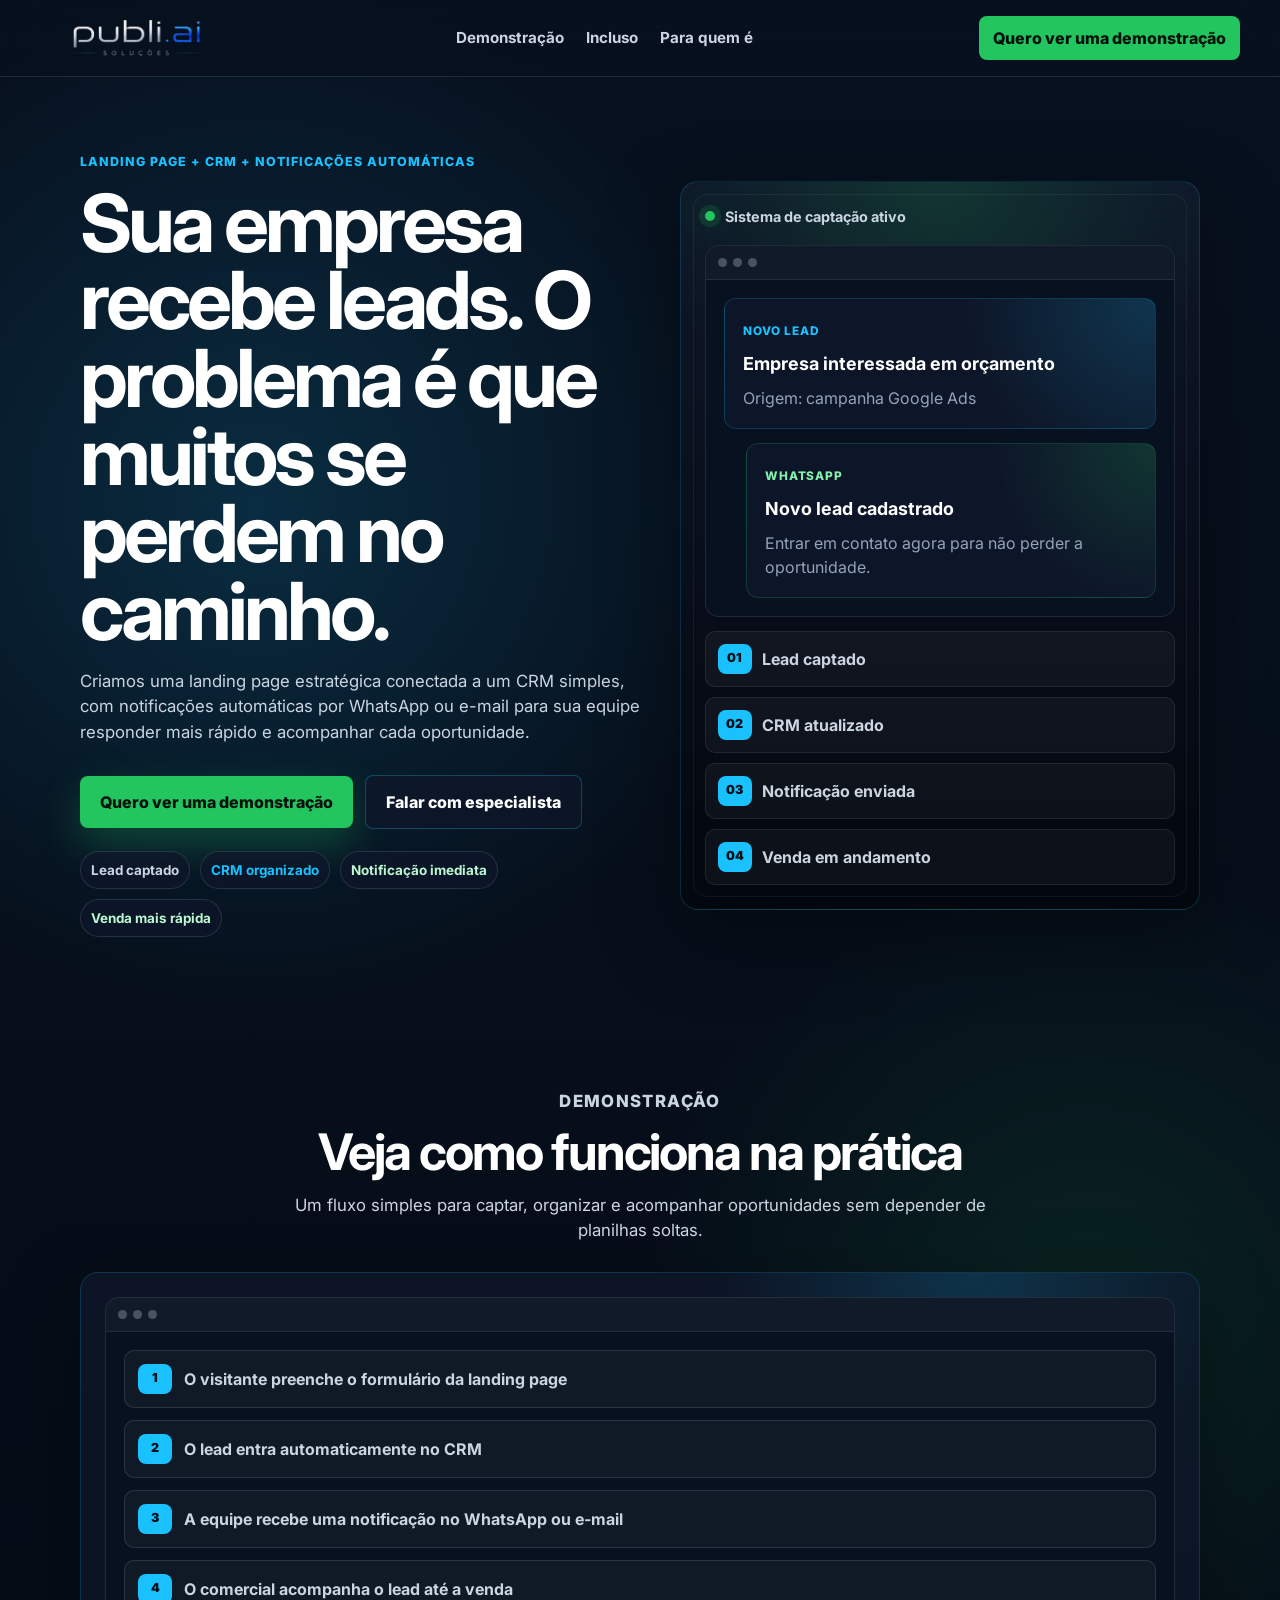
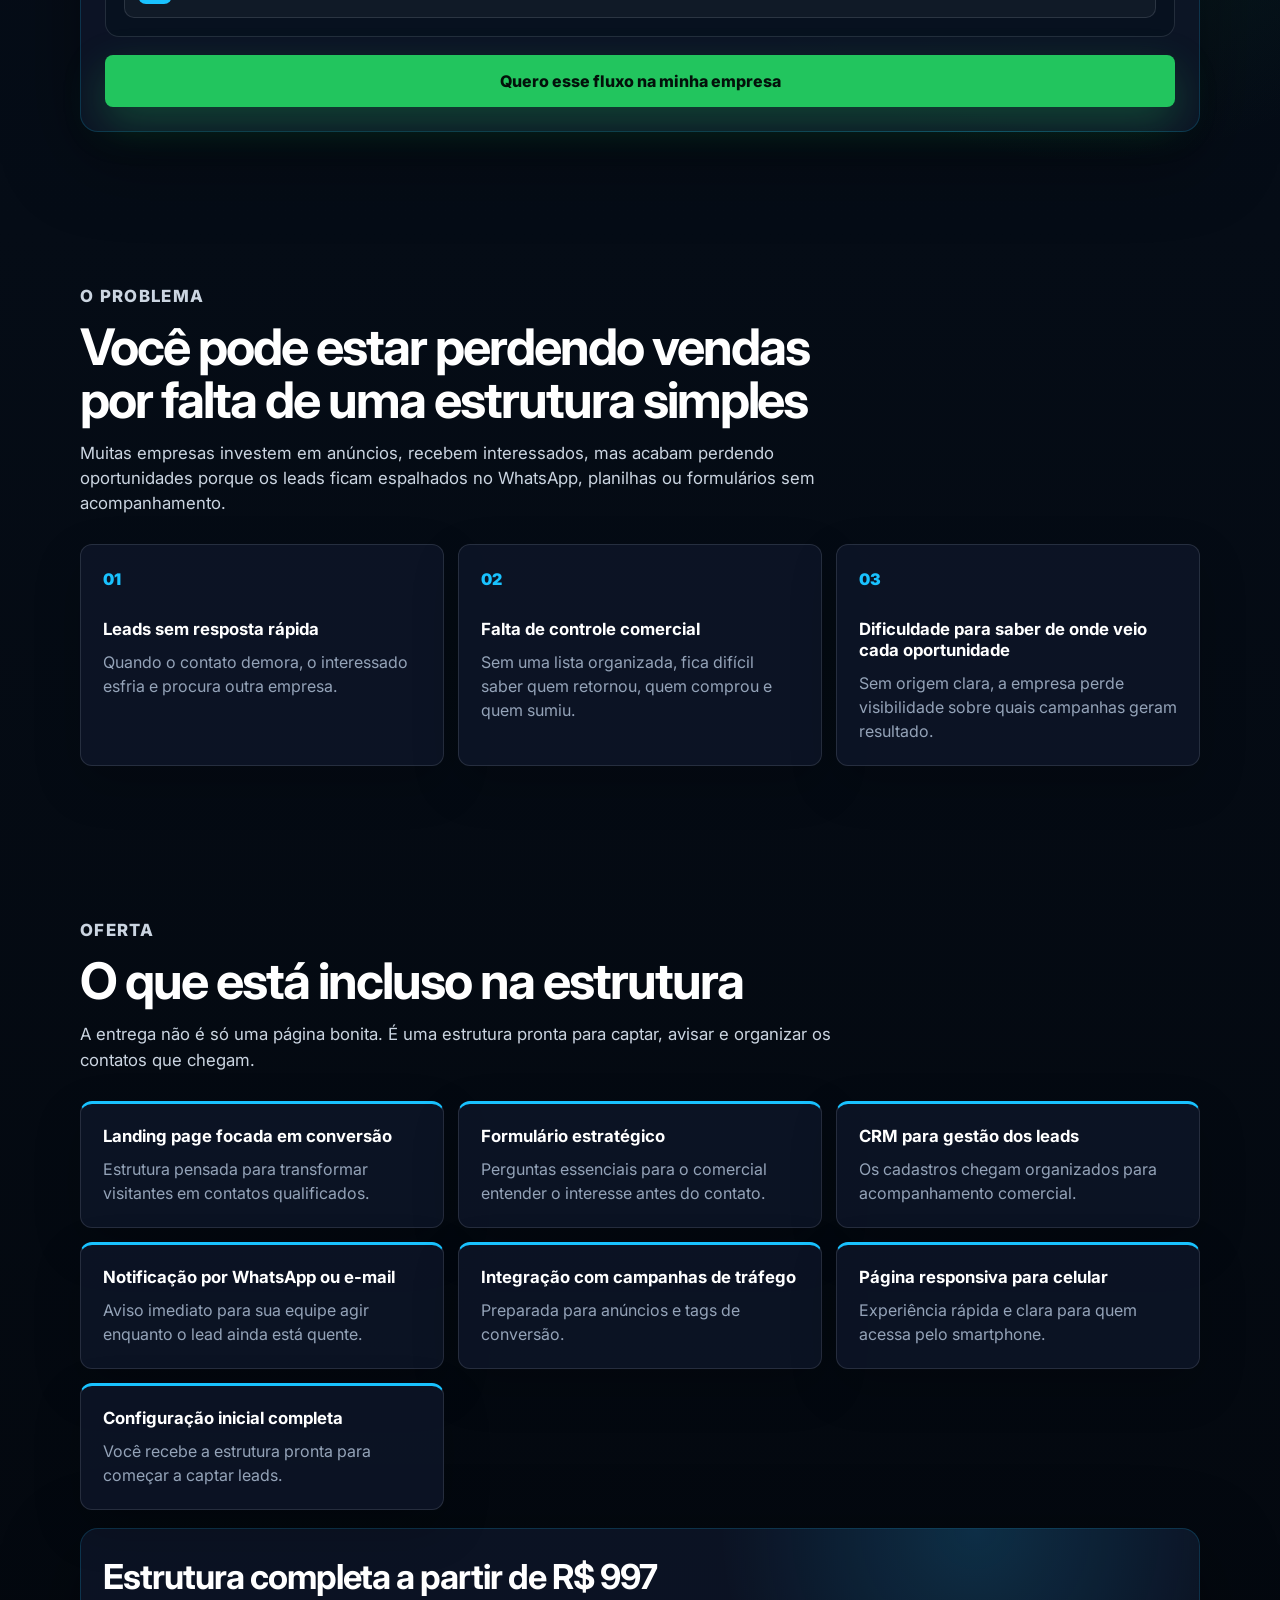
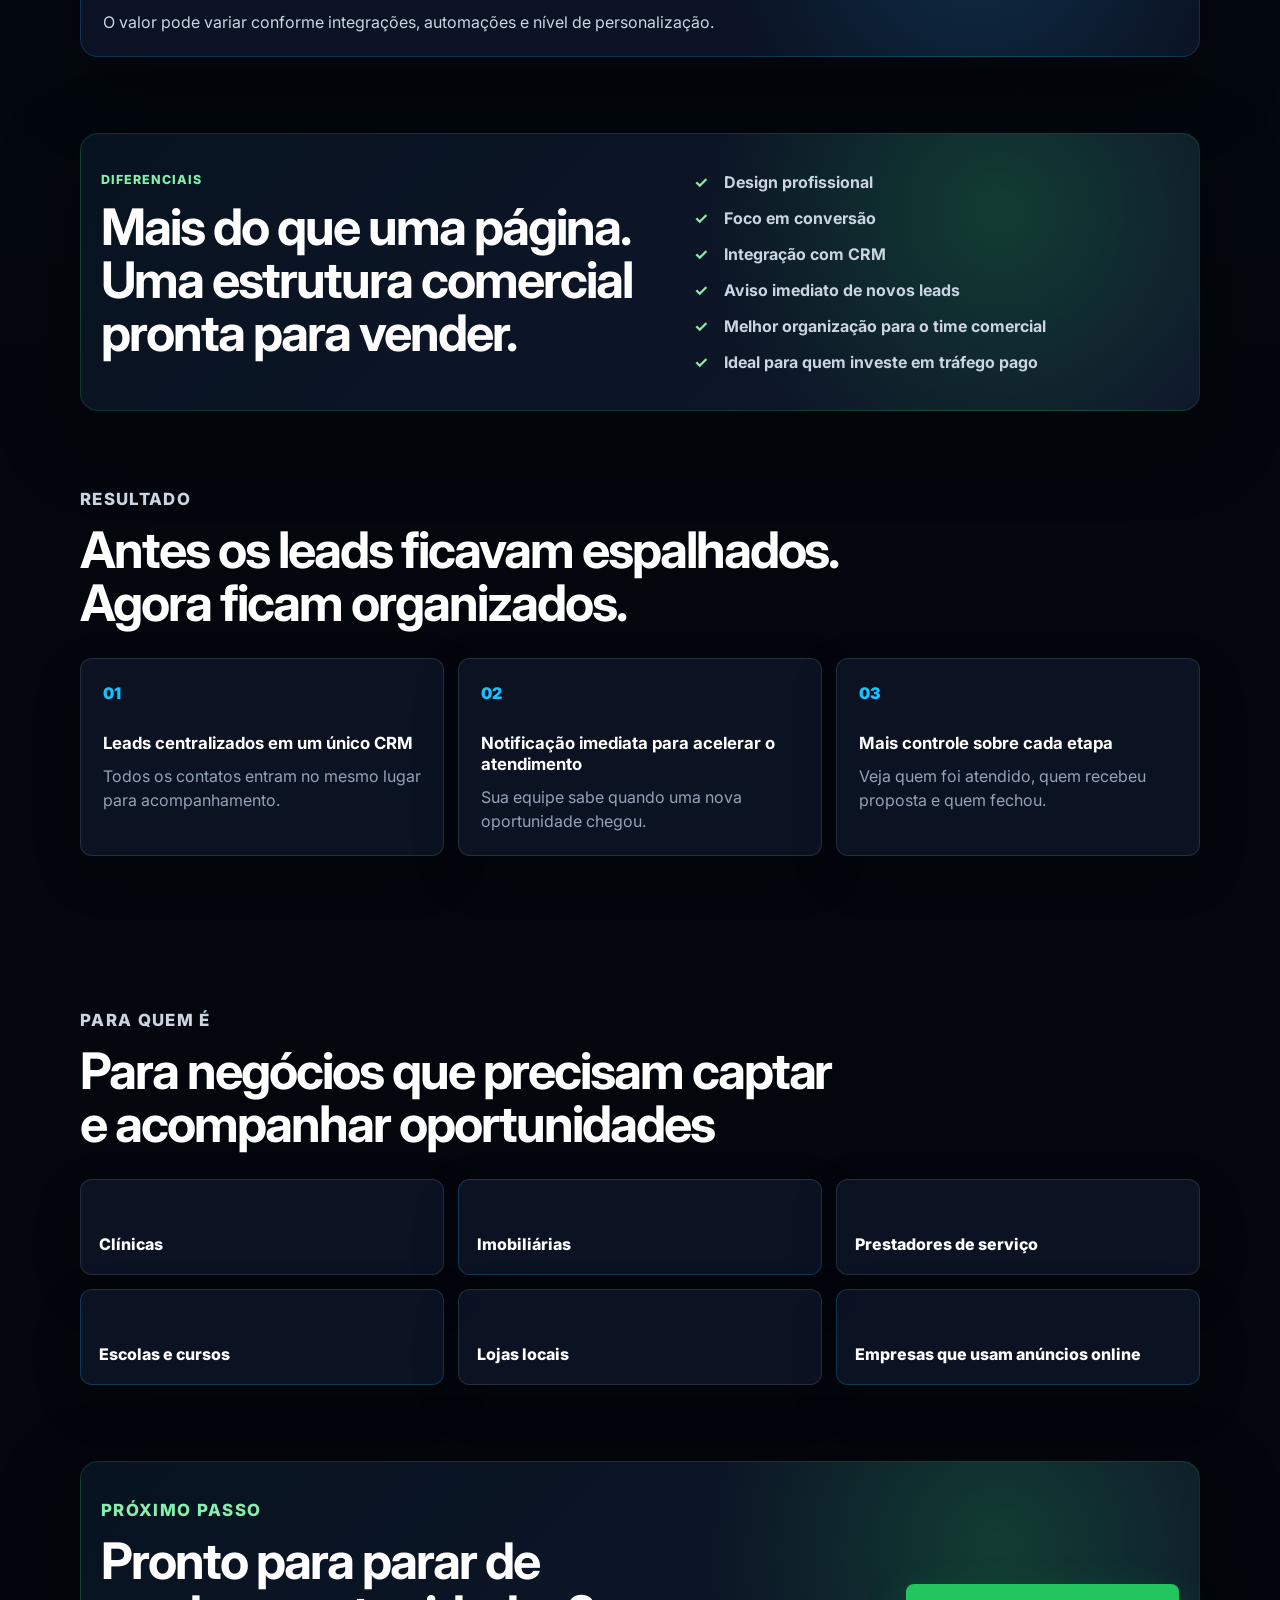
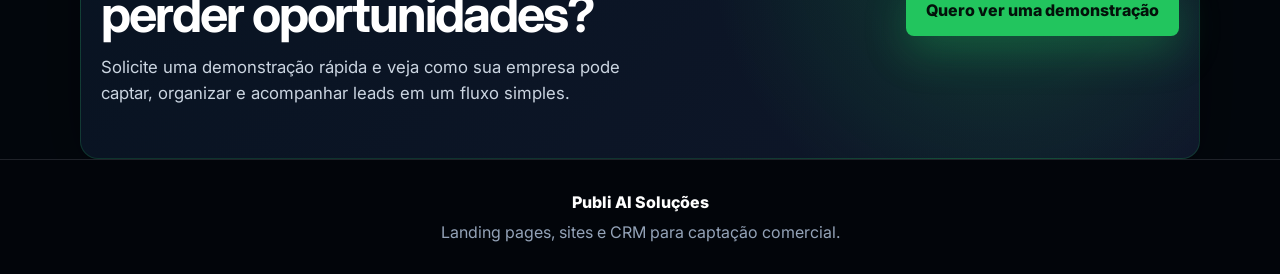
<file: landing-page/index.html>
<!doctype html>
<html lang="pt-BR">
  <head>
    <meta charset="UTF-8" />
    <meta name="viewport" content="width=device-width, initial-scale=1.0" />
    <meta
      name="description"
      content="Landing pages e sites com CRM integrado, notificacao automatica por WhatsApp ou email e estrutura comercial para organizar leads."
    />
    <title>Publi AI Solucoes | Landing Pages com CRM</title>
    <link rel="preconnect" href="https://fonts.googleapis.com" />
    <link rel="preconnect" href="https://fonts.gstatic.com" crossorigin />
    <link
      href="https://fonts.googleapis.com/css2?family=Inter:wght@400;500;600;700;800&display=swap"
      rel="stylesheet"
    />
    <link rel="stylesheet" href="./styles.css?v=20260701-1900" />

    <!-- Pixel/tag de conversao: inserir aqui scripts do Google Ads, Meta Pixel, GA4 ou Tag Manager. -->
  </head>
  <body>
    <header class="site-header" aria-label="Topo">
      <a class="brand" href="#inicio" aria-label="Publi AI Solucoes">
        <img src="../identidade/logo-publiai-horizontal.png" alt="Publi AI Soluções" />
      </a>
      <nav class="desktop-nav" aria-label="Navegacao principal">
        <a href="#demo">Demonstração</a>
        <a href="#oferta">Incluso</a>
        <a href="#para-quem">Para quem é</a>
      </nav>
      <a class="header-cta" href="#lead-modal" data-open-form>Quero ver uma demonstração</a>
    </header>

    <main>
      <section class="hero section" id="inicio">
        <div class="hero-content">
          <p class="eyebrow">Landing page + CRM + notificações automáticas</p>
          <h1>Sua empresa recebe leads. O problema é que muitos se perdem no caminho.</h1>
          <p class="hero-text">
            Criamos uma landing page estratégica conectada a um CRM simples, com notificações
            automáticas por WhatsApp ou e-mail para sua equipe responder mais rápido e acompanhar
            cada oportunidade.
          </p>
          <div class="hero-actions">
            <a class="btn btn-primary" href="#lead-modal" data-open-form>Quero ver uma demonstração</a>
            <a class="btn btn-secondary" href="#lead-modal" data-open-form>Falar com especialista</a>
          </div>
          <div class="trust-row" aria-label="Beneficios principais">
            <span>Lead captado</span>
            <span>CRM organizado</span>
            <span>Notificação imediata</span>
            <span>Venda mais rápida</span>
          </div>
        </div>

        <div class="hero-panel" aria-label="Exemplo de fluxo comercial">
          <div class="panel-top">
            <span class="status-dot"></span>
            <span>Sistema de captação ativo</span>
          </div>
          <div class="browser-mockup">
            <div class="browser-bar">
              <span></span>
              <span></span>
              <span></span>
            </div>
            <div class="mockup-content">
              <div class="lead-card">
                <span class="lead-label">Novo lead</span>
                <strong>Empresa interessada em orçamento</strong>
                <p>Origem: campanha Google Ads</p>
              </div>
              <div class="notification-card">
                <span>WhatsApp</span>
                <strong>Novo lead cadastrado</strong>
                <p>Entrar em contato agora para não perder a oportunidade.</p>
              </div>
            </div>
          </div>
          <div class="flow-list">
            <div>
              <span>01</span>
              Lead captado
            </div>
            <div>
              <span>02</span>
              CRM atualizado
            </div>
            <div>
              <span>03</span>
              Notificação enviada
            </div>
            <div>
              <span>04</span>
              Venda em andamento
            </div>
          </div>
        </div>
      </section>

      <section class="section demo-section" id="demo">
        <div class="section-heading centered">
          <p class="eyebrow">Demonstração</p>
          <h2>Veja como funciona na prática</h2>
          <p>Um fluxo simples para captar, organizar e acompanhar oportunidades sem depender de planilhas soltas.</p>
        </div>
        <div class="demo-panel">
          <div class="demo-screen">
            <div class="browser-bar">
              <span></span>
              <span></span>
              <span></span>
            </div>
            <ol class="demo-flow">
              <li><span>1</span> O visitante preenche o formulário da landing page</li>
              <li><span>2</span> O lead entra automaticamente no CRM</li>
              <li><span>3</span> A equipe recebe uma notificação no WhatsApp ou e-mail</li>
              <li><span>4</span> O comercial acompanha o lead até a venda</li>
            </ol>
          </div>
          <a class="btn btn-primary" href="#lead-modal" data-open-form>Quero esse fluxo na minha empresa</a>
        </div>
      </section>

      <section class="section pain-section" id="dor">
        <div class="section-heading">
          <p class="eyebrow">O problema</p>
          <h2>Você pode estar perdendo vendas por falta de uma estrutura simples</h2>
          <p>
            Muitas empresas investem em anúncios, recebem interessados, mas acabam perdendo
            oportunidades porque os leads ficam espalhados no WhatsApp, planilhas ou formulários
            sem acompanhamento.
          </p>
        </div>
        <div class="card-grid three">
          <article class="card">
            <span class="card-icon">01</span>
            <h3>Leads sem resposta rápida</h3>
            <p>Quando o contato demora, o interessado esfria e procura outra empresa.</p>
          </article>
          <article class="card">
            <span class="card-icon">02</span>
            <h3>Falta de controle comercial</h3>
            <p>Sem uma lista organizada, fica difícil saber quem retornou, quem comprou e quem sumiu.</p>
          </article>
          <article class="card">
            <span class="card-icon">03</span>
            <h3>Dificuldade para saber de onde veio cada oportunidade</h3>
            <p>Sem origem clara, a empresa perde visibilidade sobre quais campanhas geram resultado.</p>
          </article>
        </div>
      </section>

      <section class="section solution-section" id="oferta">
        <div class="section-heading">
          <p class="eyebrow">Oferta</p>
          <h2>O que está incluso na estrutura</h2>
          <p>
            A entrega não é só uma página bonita. É uma estrutura pronta para captar, avisar e
            organizar os contatos que chegam.
          </p>
        </div>
        <div class="feature-grid">
          <article class="feature-card">
            <h3>Landing page focada em conversão</h3>
            <p>Estrutura pensada para transformar visitantes em contatos qualificados.</p>
          </article>
          <article class="feature-card">
            <h3>Formulário estratégico</h3>
            <p>Perguntas essenciais para o comercial entender o interesse antes do contato.</p>
          </article>
          <article class="feature-card">
            <h3>CRM para gestão dos leads</h3>
            <p>Os cadastros chegam organizados para acompanhamento comercial.</p>
          </article>
          <article class="feature-card">
            <h3>Notificação por WhatsApp ou e-mail</h3>
            <p>Aviso imediato para sua equipe agir enquanto o lead ainda está quente.</p>
          </article>
          <article class="feature-card">
            <h3>Integração com campanhas de tráfego</h3>
            <p>Preparada para anúncios e tags de conversão.</p>
          </article>
          <article class="feature-card">
            <h3>Página responsiva para celular</h3>
            <p>Experiência rápida e clara para quem acessa pelo smartphone.</p>
          </article>
          <article class="feature-card">
            <h3>Configuração inicial completa</h3>
            <p>Você recebe a estrutura pronta para começar a captar leads.</p>
          </article>
        </div>
        <div class="price-card">
          <strong>Estrutura completa a partir de R$ 997</strong>
          <p>O valor pode variar conforme integrações, automações e nível de personalização.</p>
        </div>
      </section>

      <section class="section differentiators-section">
        <div class="split-content">
          <div>
            <p class="eyebrow">Diferenciais</p>
            <h2>Mais do que uma página. Uma estrutura comercial pronta para vender.</h2>
          </div>
          <ul class="check-list">
            <li>Design profissional</li>
            <li>Foco em conversão</li>
            <li>Integração com CRM</li>
            <li>Aviso imediato de novos leads</li>
            <li>Melhor organização para o time comercial</li>
            <li>Ideal para quem investe em tráfego pago</li>
          </ul>
        </div>
      </section>

      <section class="section proof-section">
        <div class="section-heading">
          <p class="eyebrow">Resultado</p>
          <h2>Antes os leads ficavam espalhados. Agora ficam organizados.</h2>
        </div>
        <div class="card-grid three">
          <article class="card">
            <span class="card-icon">01</span>
            <h3>Leads centralizados em um único CRM</h3>
            <p>Todos os contatos entram no mesmo lugar para acompanhamento.</p>
          </article>
          <article class="card">
            <span class="card-icon">02</span>
            <h3>Notificação imediata para acelerar o atendimento</h3>
            <p>Sua equipe sabe quando uma nova oportunidade chegou.</p>
          </article>
          <article class="card">
            <span class="card-icon">03</span>
            <h3>Mais controle sobre cada etapa</h3>
            <p>Veja quem foi atendido, quem recebeu proposta e quem fechou.</p>
          </article>
        </div>
      </section>

      <section class="section audience-section" id="para-quem">
        <div class="section-heading">
          <p class="eyebrow">Para quem é</p>
          <h2>Para negócios que precisam captar e acompanhar oportunidades</h2>
        </div>
        <div class="audience-grid">
          <article>Clínicas</article>
          <article>Imobiliárias</article>
          <article>Prestadores de serviço</article>
          <article>Escolas e cursos</article>
          <article>Lojas locais</article>
          <article>Empresas que usam anúncios online</article>
        </div>
      </section>

      <section class="section final-cta">
        <div>
          <p class="eyebrow">Próximo passo</p>
          <h2>Pronto para parar de perder oportunidades?</h2>
          <p>
            Solicite uma demonstração rápida e veja como sua empresa pode captar, organizar e
            acompanhar leads em um fluxo simples.
          </p>
        </div>
        <a class="btn btn-primary" href="#lead-modal" data-open-form>Quero ver uma demonstração</a>
      </section>
    </main>

    <div class="modal" id="lead-modal" aria-hidden="true">
      <div class="modal-backdrop" data-close-form></div>
      <div class="modal-dialog" role="dialog" aria-modal="true" aria-labelledby="modalTitle">
        <button class="modal-close" type="button" aria-label="Fechar formulário" data-close-form>
          ×
        </button>
        <div class="modal-copy">
          <p class="eyebrow">Solicite seu orçamento</p>
          <h2 id="modalTitle">Vamos marcar sua demonstração</h2>
          <p>Responda uma pergunta por vez. No final, recebemos seu cadastro para contato.</p>
        </div>

        <form class="lead-form wizard-form" id="leadForm">
          <!-- Envio via API/webhook: a funcao getWebhookUrl() no script.js escolhe o endpoint local ou online. -->
          <!-- Integracao com CRM: mapear estes campos para o CRM escolhido antes de publicar. -->
          <!-- Integracao WhatsApp/e-mail: disparar notificacao no backend ou ferramenta de automacao. -->
          <input class="hp-field" type="text" name="website" tabindex="-1" autocomplete="off" aria-hidden="true" />
          <div class="wizard-progress" aria-hidden="true">
            <span id="progressBar"></span>
          </div>
          <p class="wizard-counter" id="stepCounter">Pergunta 1 de 6</p>

          <fieldset class="wizard-step is-active" data-step="0">
            <label>
              Qual é o seu nome?
              <input type="text" name="name" placeholder="Seu nome" required />
            </label>
          </fieldset>

          <fieldset class="wizard-step" data-step="1">
            <label>
              Qual é o seu WhatsApp?
              <input type="tel" name="whatsapp" placeholder="(00) 00000-0000" required />
            </label>
          </fieldset>

          <fieldset class="wizard-step" data-step="2">
            <label>
              Qual é o nome da sua empresa?
              <input type="text" name="company" placeholder="Nome da empresa" required />
            </label>
          </fieldset>

          <fieldset class="wizard-step" data-step="3">
            <label>
              Hoje você já tem site ou landing page?
              <select name="segment" required>
                <option value="">Selecione</option>
                <option value="Não tenho">Não tenho</option>
                <option value="Tenho, mas não gera leads">Tenho, mas não gera leads</option>
                <option value="Tenho e quero melhorar">Tenho e quero melhorar</option>
                <option value="Estou começando agora">Estou começando agora</option>
              </select>
            </label>
          </fieldset>

          <fieldset class="wizard-step" data-step="4">
            <label>
              Como você controla os leads que chegam hoje?
              <select name="advertises" required>
                <option value="">Selecione</option>
                <option value="Só pelo WhatsApp">Só pelo WhatsApp</option>
                <option value="Planilha">Planilha</option>
                <option value="CRM">CRM</option>
                <option value="Não tenho controle organizado">Não tenho controle organizado</option>
                <option value="Recebo poucos leads ainda">Recebo poucos leads ainda</option>
              </select>
            </label>
          </fieldset>

          <fieldset class="wizard-step" data-step="5">
            <label>
              O que você mais precisa melhorar hoje?
              <select name="message" required>
                <option value="">Selecione</option>
                <option value="Captar mais leads">Captar mais leads</option>
                <option value="Responder os leads mais rápido">Responder os leads mais rápido</option>
                <option value="Organizar os contatos">Organizar os contatos</option>
                <option value="Acompanhar propostas e vendas">Acompanhar propostas e vendas</option>
                <option value="Criar uma estrutura para anunciar">Criar uma estrutura para anunciar</option>
              </select>
            </label>
          </fieldset>

          <div class="wizard-actions">
            <button class="btn btn-secondary" type="button" id="prevStep">Voltar</button>
            <button class="btn btn-primary" type="button" id="nextStep">Próxima</button>
            <button class="btn btn-primary" type="submit" id="submitLead">
              Solicitar demonstração
            </button>
          </div>

          <p class="form-success" id="formSuccess" role="status" aria-live="polite">
            Recebemos seu cadastro! Em breve nossa equipe vai entrar em contato.
          </p>
          <a class="btn btn-primary whatsapp-confirm" id="whatsappConfirm" href="#" target="_blank" rel="noopener" hidden>
            Confirmar pelo WhatsApp
          </a>
        </form>
      </div>
    </div>

    <footer class="site-footer">
      <span>Publi AI Soluções</span>
      <span>Landing pages, sites e CRM para captação comercial.</span>
    </footer>

    <script src="./script.js?v=20260701-2005"></script>
  </body>
</html>
</file>
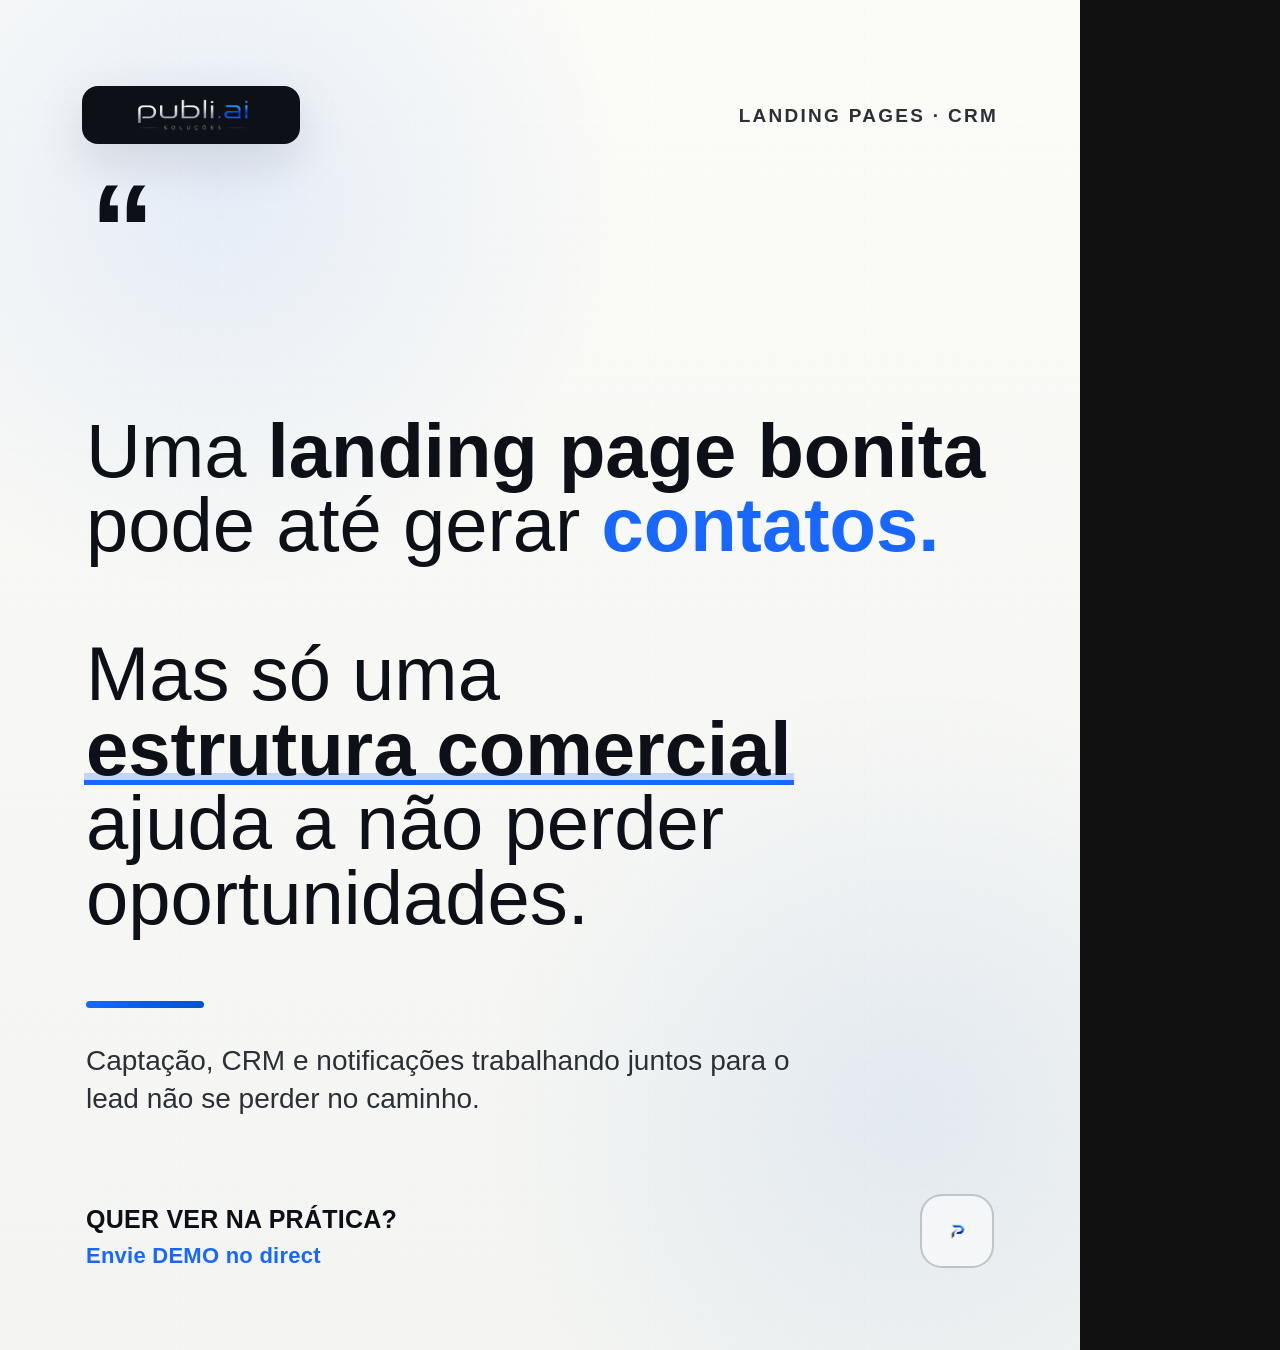
<file: marketing/conteudo/arte-teste-post-5-2026-06-28/slide-01.html>
<!doctype html>
<html lang="pt-BR">
<head>
  <meta charset="utf-8">
  <meta name="viewport" content="width=device-width, initial-scale=1">
  <title>Publi AI - Post 5 Slide 01</title>
  <style>
    :root {
      --blue: #1868FF;
      --blue-dark: #0052CC;
      --ink: #0D1117;
      --graphite: #2B2F36;
      --muted: #A7A9AC;
      --paper: #F4F5F2;
    }

    * {
      box-sizing: border-box;
    }

    body {
      margin: 0;
      background: #111;
      font-family: "Exo 2", "Avenir Next", "Montserrat", "Segoe UI", Arial, sans-serif;
    }

    .canvas {
      position: relative;
      width: 1080px;
      height: 1350px;
      overflow: hidden;
      background:
        radial-gradient(circle at 20% 14%, rgba(24, 104, 255, 0.09), transparent 28%),
        radial-gradient(circle at 84% 82%, rgba(0, 82, 204, 0.08), transparent 30%),
        linear-gradient(180deg, #fbfbf8 0%, var(--paper) 100%);
      color: var(--ink);
    }

    .canvas::before {
      content: "";
      position: absolute;
      inset: 0;
      opacity: 0.24;
      background-image:
        linear-gradient(rgba(13, 17, 23, 0.025) 1px, transparent 1px),
        linear-gradient(90deg, rgba(13, 17, 23, 0.018) 1px, transparent 1px);
      background-size: 18px 18px;
      pointer-events: none;
    }

    .canvas::after {
      content: "";
      position: absolute;
      inset: 0;
      opacity: 0.28;
      background-image:
        radial-gradient(rgba(13, 17, 23, 0.13) 0.7px, transparent 0.8px);
      background-size: 19px 23px;
      pointer-events: none;
      mix-blend-mode: multiply;
    }

    .topbar {
      position: absolute;
      z-index: 2;
      top: 86px;
      left: 82px;
      right: 82px;
      display: flex;
      align-items: center;
      justify-content: space-between;
    }

    .brand-pill {
      display: flex;
      align-items: center;
      justify-content: center;
      width: 218px;
      height: 58px;
      border-radius: 16px;
      background: var(--ink);
      box-shadow: 0 18px 50px rgba(13, 17, 23, 0.12);
    }

    .logo {
      width: 164px;
      height: auto;
      display: block;
    }

    .tag {
      color: var(--graphite);
      font-size: 19px;
      line-height: 1;
      font-weight: 700;
      letter-spacing: 0.12em;
      text-transform: uppercase;
    }

    .quote-mark {
      position: absolute;
      z-index: 1;
      top: 178px;
      left: 90px;
      color: var(--ink);
      font-size: 130px;
      line-height: 0.8;
      font-weight: 900;
      letter-spacing: -0.04em;
    }

    .content {
      position: absolute;
      z-index: 2;
      left: 86px;
      right: 86px;
      top: 414px;
      text-align: left;
    }

    .headline {
      margin: 0;
      color: var(--ink);
      font-size: 76px;
      line-height: 0.98;
      font-weight: 400;
      letter-spacing: 0;
    }

    .headline strong {
      font-weight: 900;
    }

    .headline .blue {
      color: var(--blue);
      font-weight: 900;
    }

    .headline .underlined {
      position: relative;
      display: inline-block;
      font-weight: 900;
      white-space: nowrap;
    }

    .headline .underlined::after {
      content: "";
      position: absolute;
      left: -0.03em;
      right: -0.04em;
      bottom: 0.02em;
      height: 0.09em;
      background: rgba(24, 104, 255, 0.24);
      border-bottom: 5px solid var(--blue);
      z-index: -1;
    }

    .divider {
      width: 118px;
      height: 7px;
      margin: 66px 0 0;
      border-radius: 999px;
      background: linear-gradient(90deg, var(--blue), var(--blue-dark));
    }

    .support {
      width: 710px;
      margin: 34px 0 0;
      color: var(--graphite);
      font-size: 28px;
      line-height: 1.34;
      font-weight: 500;
    }

    .footer {
      position: absolute;
      z-index: 2;
      left: 86px;
      right: 86px;
      bottom: 82px;
      display: flex;
      align-items: flex-end;
      justify-content: space-between;
    }

    .cta {
      color: var(--ink);
      font-size: 25px;
      line-height: 1.1;
      font-weight: 900;
      text-transform: uppercase;
      letter-spacing: 0.01em;
    }

    .cta span {
      display: block;
      margin-top: 10px;
      color: var(--blue);
      font-size: 22px;
      font-weight: 800;
      text-transform: none;
    }

    .seal {
      width: 74px;
      height: 74px;
      border: 2px solid rgba(13, 17, 23, 0.22);
      border-radius: 22px;
      display: grid;
      place-items: center;
      background: rgba(255, 255, 255, 0.54);
    }

    .seal img {
      width: 45px;
      height: 45px;
      object-fit: contain;
    }
  </style>
</head>
<body>
  <main class="canvas">
    <header class="topbar">
      <div class="brand-pill">
        <img class="logo" src="../../../identidade/logo-publiai-horizontal.png" alt="Publi AI Solucoes">
      </div>
      <div class="tag">Landing pages · CRM</div>
    </header>

    <div class="quote-mark">“</div>

    <section class="content" aria-label="Mensagem principal">
      <h1 class="headline">
        Uma <strong>landing page bonita</strong><br>
        pode até gerar <span class="blue">contatos.</span><br><br>
        Mas só uma <span class="underlined">estrutura comercial</span><br>
        ajuda a não perder oportunidades.
      </h1>
      <div class="divider"></div>
      <p class="support">
        Captação, CRM e notificações trabalhando juntos para o lead não se perder no caminho.
      </p>
    </section>

    <footer class="footer">
      <div class="cta">
        Quer ver na prática?
        <span>Envie DEMO no direct</span>
      </div>
      <div class="seal">
        <img src="../../../identidade/logo-publiai-icone.png" alt="">
      </div>
    </footer>
  </main>
</body>
</html>
</file>
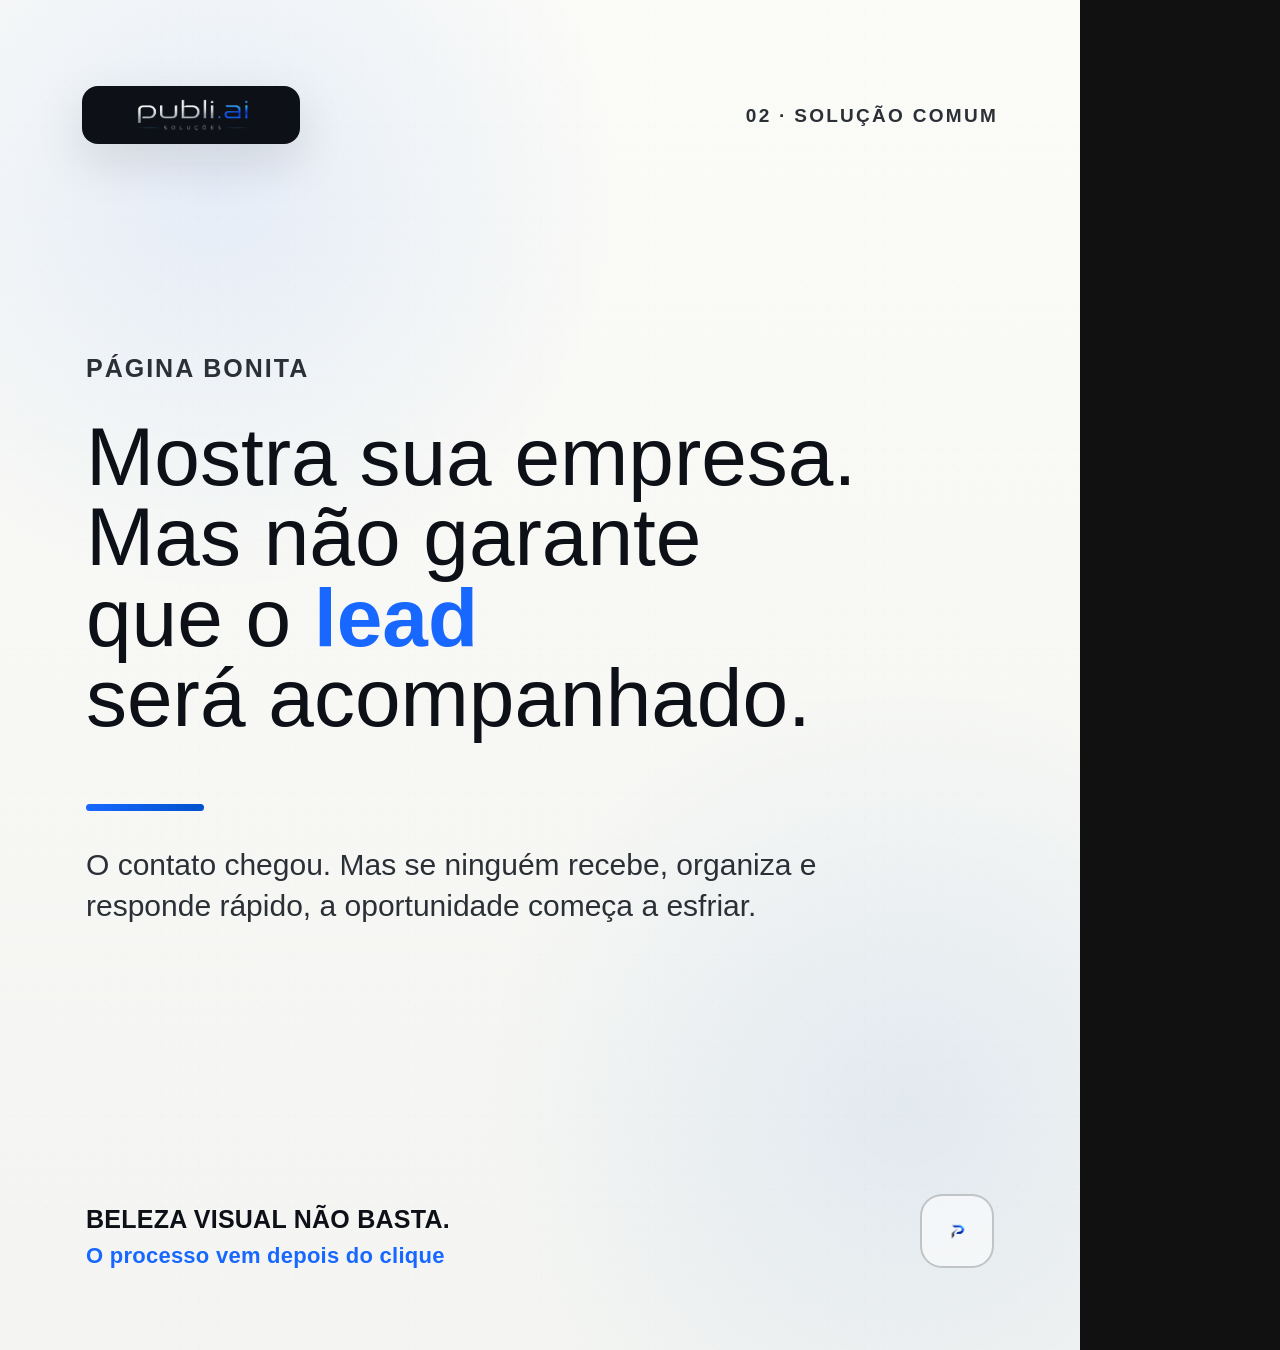
<file: marketing/conteudo/arte-teste-post-5-2026-06-28/slide-02.html>
<!doctype html>
<html lang="pt-BR">
<head>
  <meta charset="utf-8">
  <meta name="viewport" content="width=device-width, initial-scale=1">
  <title>Publi AI - Post 5 Slide 02</title>
  <link rel="stylesheet" href="style.css">
</head>
<body>
  <main class="canvas">
    <header class="topbar">
      <div class="brand-pill">
        <img class="logo" src="../../../identidade/logo-publiai-horizontal.png" alt="Publi AI Solucoes">
      </div>
      <div class="tag">02 · Solução comum</div>
    </header>

    <section class="content compact" aria-label="Mensagem principal">
      <p class="eyebrow">Página bonita</p>
      <h1 class="headline">
        Mostra sua empresa.<br>
        Mas não garante<br>
        que o <span class="blue">lead</span><br>
        será acompanhado.
      </h1>
      <div class="divider"></div>
      <p class="support">
        O contato chegou. Mas se ninguém recebe, organiza e responde rápido, a oportunidade começa a esfriar.
      </p>
    </section>

    <footer class="footer">
      <div class="cta">
        Beleza visual não basta.
        <span>O processo vem depois do clique</span>
      </div>
      <div class="seal"><img src="../../../identidade/logo-publiai-icone.png" alt=""></div>
    </footer>
  </main>
</body>
</html>
</file>
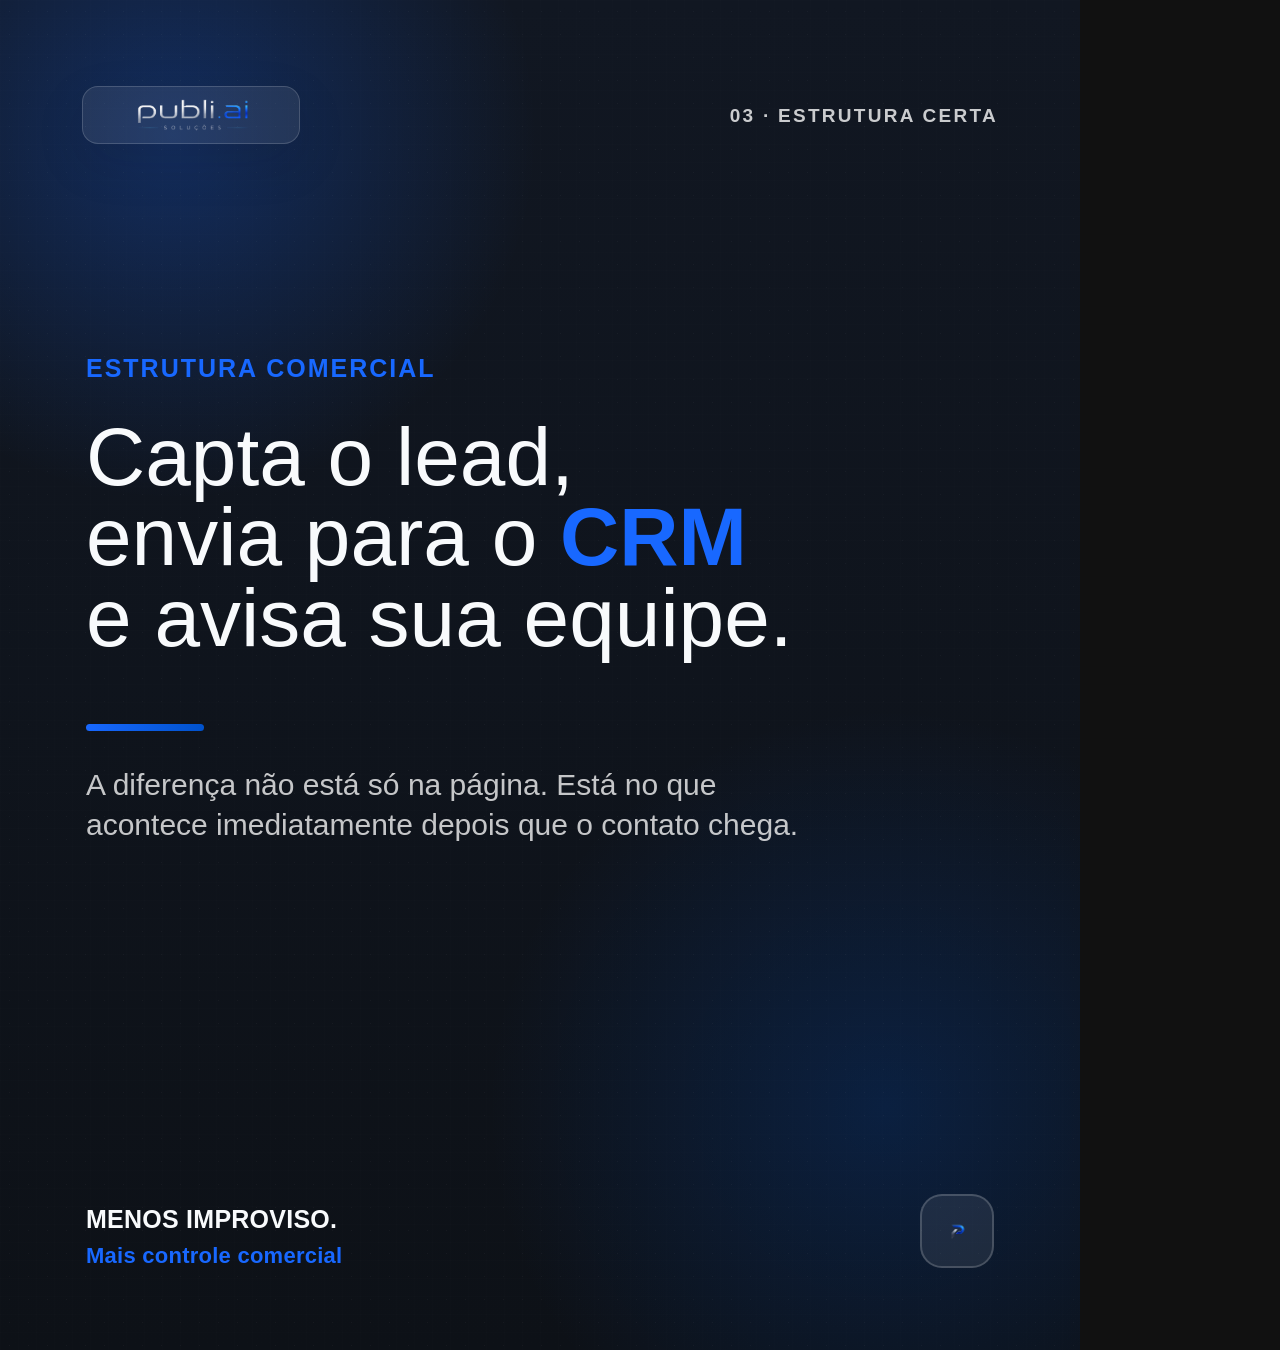
<file: marketing/conteudo/arte-teste-post-5-2026-06-28/slide-03.html>
<!doctype html>
<html lang="pt-BR">
<head>
  <meta charset="utf-8">
  <meta name="viewport" content="width=device-width, initial-scale=1">
  <title>Publi AI - Post 5 Slide 03</title>
  <link rel="stylesheet" href="style.css">
</head>
<body>
  <main class="canvas dark">
    <header class="topbar">
      <div class="brand-pill light">
        <img class="logo" src="../../../identidade/logo-publiai-horizontal.png" alt="Publi AI Solucoes">
      </div>
      <div class="tag light-text">03 · Estrutura certa</div>
    </header>

    <section class="content compact" aria-label="Mensagem principal">
      <p class="eyebrow blue-text">Estrutura comercial</p>
      <h1 class="headline light-headline">
        Capta o lead,<br>
        envia para o <span class="blue">CRM</span><br>
        e avisa sua equipe.
      </h1>
      <div class="divider"></div>
      <p class="support light-support">
        A diferença não está só na página. Está no que acontece imediatamente depois que o contato chega.
      </p>
    </section>

    <footer class="footer">
      <div class="cta light-cta">
        Menos improviso.
        <span>Mais controle comercial</span>
      </div>
      <div class="seal dark-seal"><img src="../../../identidade/logo-publiai-icone.png" alt=""></div>
    </footer>
  </main>
</body>
</html>
</file>
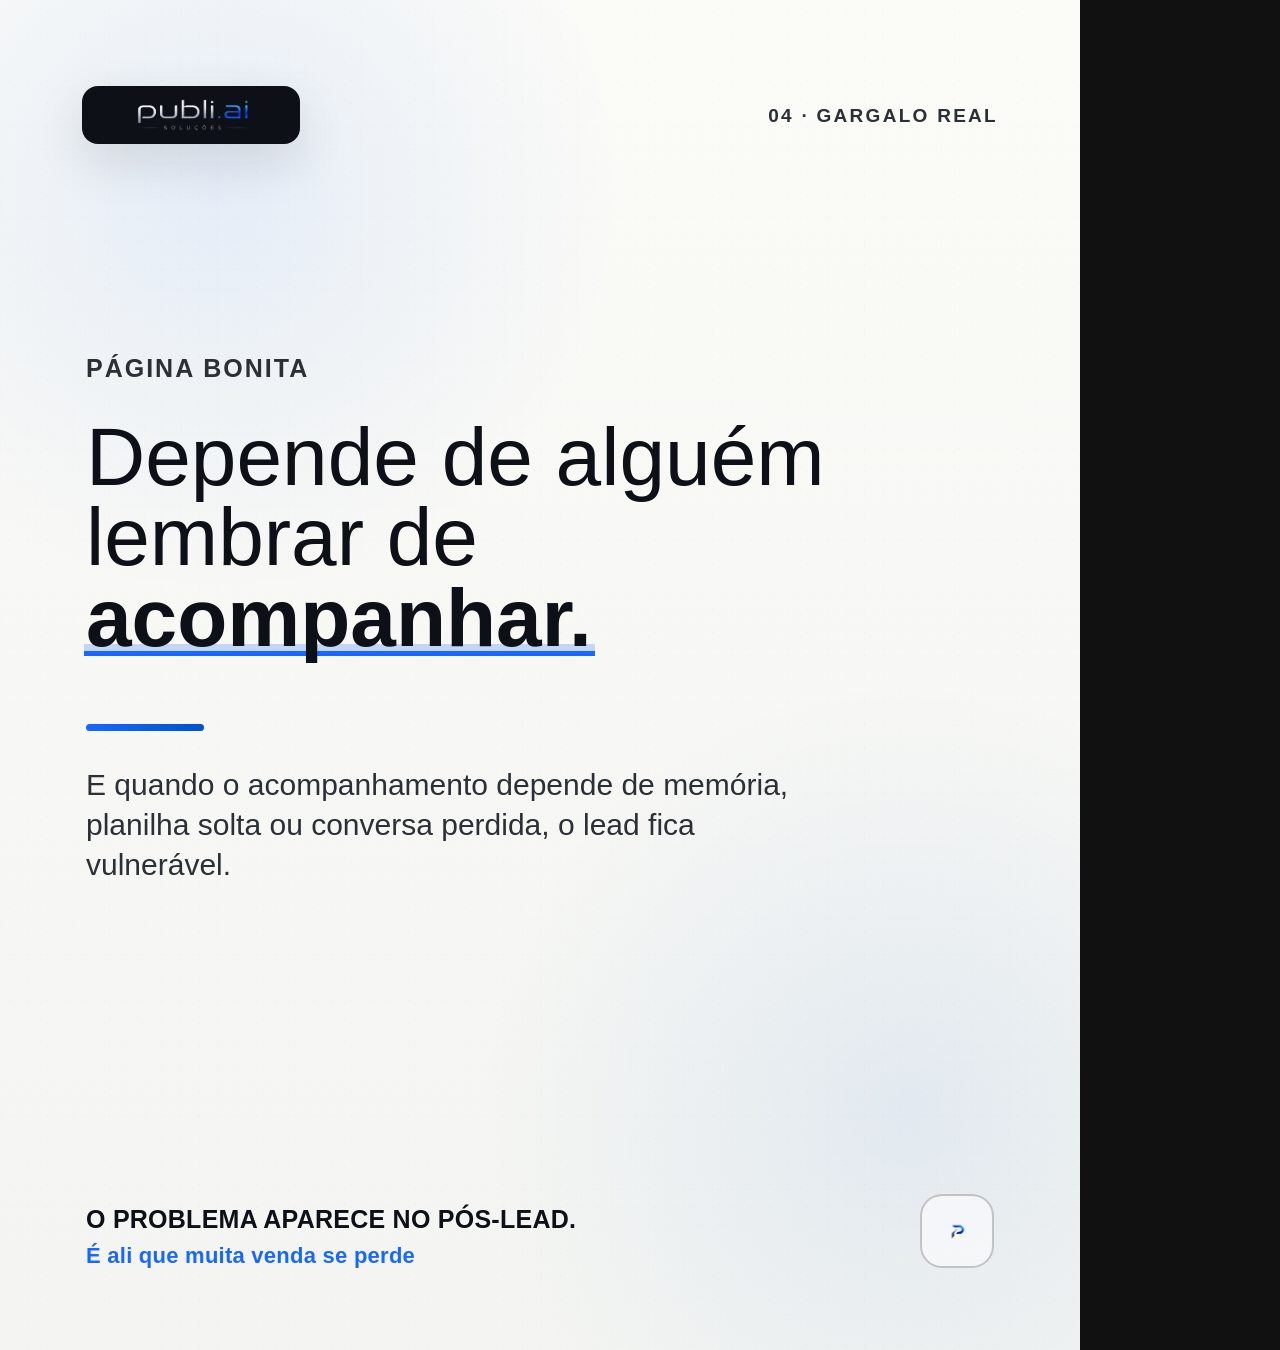
<file: marketing/conteudo/arte-teste-post-5-2026-06-28/slide-04.html>
<!doctype html>
<html lang="pt-BR">
<head>
  <meta charset="utf-8">
  <meta name="viewport" content="width=device-width, initial-scale=1">
  <title>Publi AI - Post 5 Slide 04</title>
  <link rel="stylesheet" href="style.css">
</head>
<body>
  <main class="canvas">
    <header class="topbar">
      <div class="brand-pill">
        <img class="logo" src="../../../identidade/logo-publiai-horizontal.png" alt="Publi AI Solucoes">
      </div>
      <div class="tag">04 · Gargalo real</div>
    </header>

    <section class="content compact" aria-label="Mensagem principal">
      <p class="eyebrow">Página bonita</p>
      <h1 class="headline">
        Depende de alguém<br>
        lembrar de<br>
        <span class="underlined">acompanhar.</span>
      </h1>
      <div class="divider"></div>
      <p class="support">
        E quando o acompanhamento depende de memória, planilha solta ou conversa perdida, o lead fica vulnerável.
      </p>
    </section>

    <footer class="footer">
      <div class="cta">
        O problema aparece no pós-lead.
        <span>É ali que muita venda se perde</span>
      </div>
      <div class="seal"><img src="../../../identidade/logo-publiai-icone.png" alt=""></div>
    </footer>
  </main>
</body>
</html>
</file>
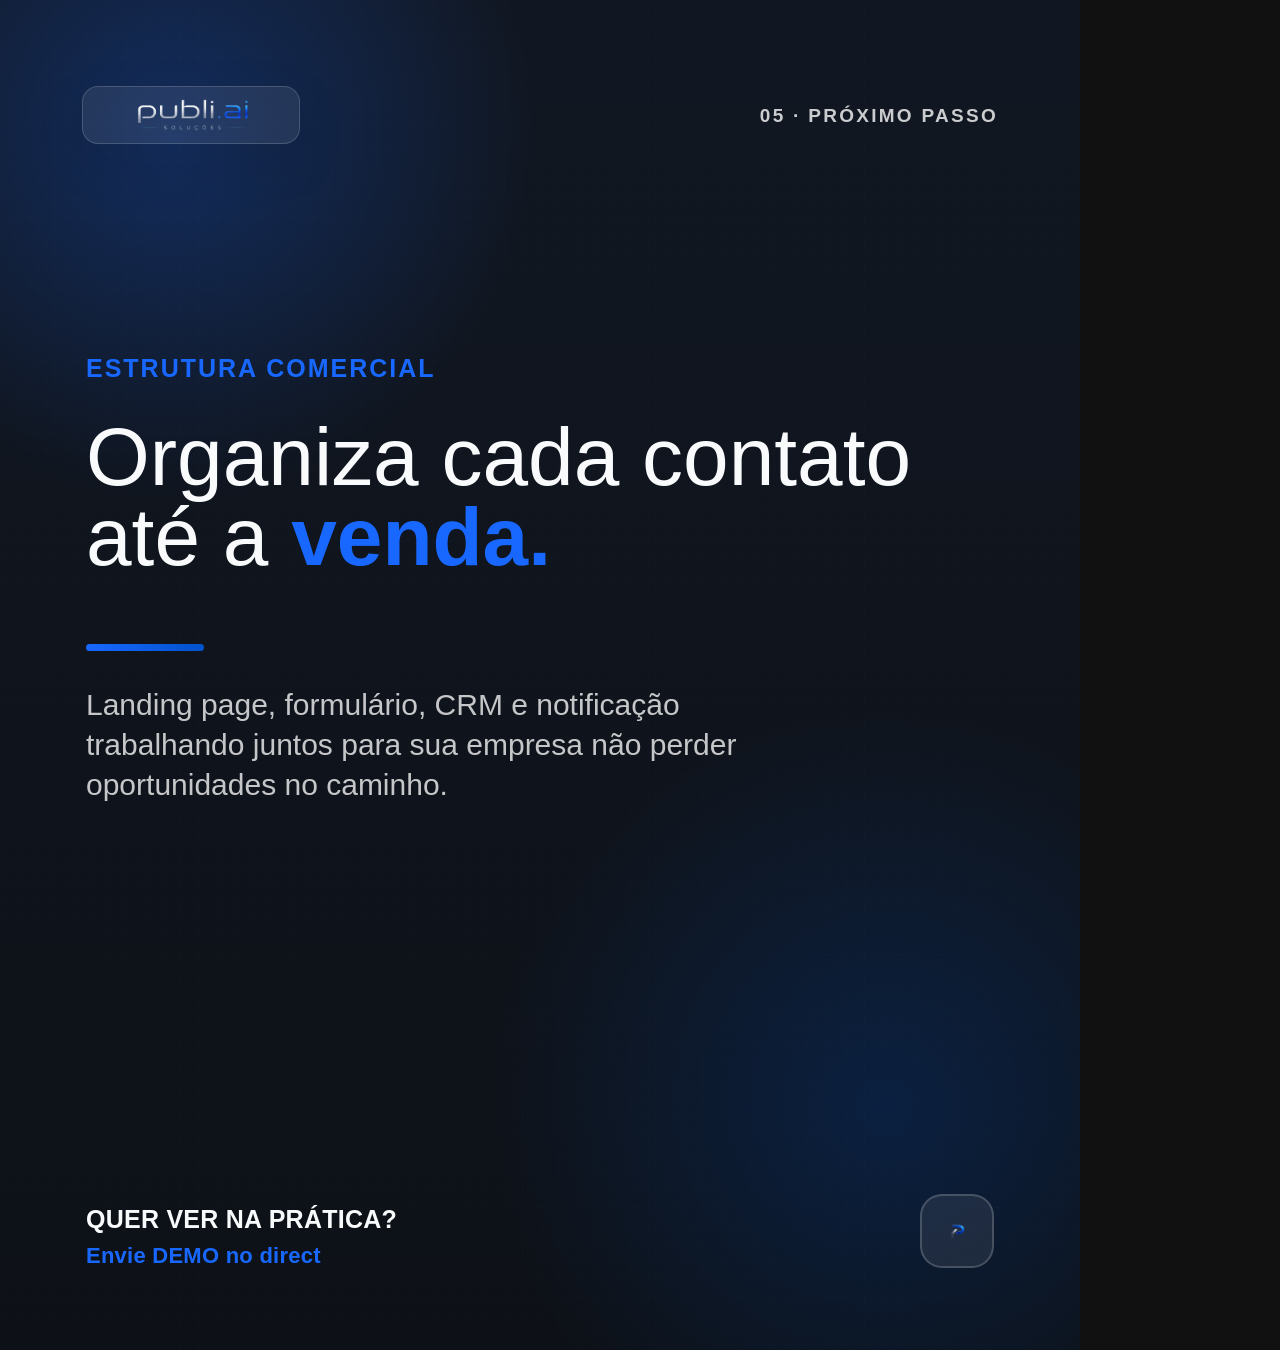
<file: marketing/conteudo/arte-teste-post-5-2026-06-28/slide-05.html>
<!doctype html>
<html lang="pt-BR">
<head>
  <meta charset="utf-8">
  <meta name="viewport" content="width=device-width, initial-scale=1">
  <title>Publi AI - Post 5 Slide 05</title>
  <link rel="stylesheet" href="style.css">
</head>
<body>
  <main class="canvas dark">
    <header class="topbar">
      <div class="brand-pill light">
        <img class="logo" src="../../../identidade/logo-publiai-horizontal.png" alt="Publi AI Solucoes">
      </div>
      <div class="tag light-text">05 · Próximo passo</div>
    </header>

    <section class="content compact" aria-label="Mensagem principal">
      <p class="eyebrow blue-text">Estrutura comercial</p>
      <h1 class="headline light-headline">
        Organiza cada contato<br>
        até a <span class="blue">venda.</span>
      </h1>
      <div class="divider"></div>
      <p class="support light-support">
        Landing page, formulário, CRM e notificação trabalhando juntos para sua empresa não perder oportunidades no caminho.
      </p>
    </section>

    <footer class="footer">
      <div class="cta light-cta">
        Quer ver na prática?
        <span>Envie DEMO no direct</span>
      </div>
      <div class="seal dark-seal"><img src="../../../identidade/logo-publiai-icone.png" alt=""></div>
    </footer>
  </main>
</body>
</html>
</file>
<file: landing-page/styles.css>
:root {
  --bg: #07111f;
  --bg-deep: #03070d;
  --surface: #0f172a;
  --surface-soft: #111c31;
  --surface-light: #16243a;
  --text: #ffffff;
  --muted: #cbd5e1;
  --muted-dark: #94a3b8;
  --line: rgba(203, 213, 225, 0.14);
  --cyan: #19c2ff;
  --cyan-strong: #00aeef;
  --green: #22c55e;
  --green-dark: #16a34a;
  --shadow: 0 24px 80px rgba(0, 0, 0, 0.38);
}

.hp-field {
  position: absolute;
  left: -10000px;
  width: 1px;
  height: 1px;
  opacity: 0;
  pointer-events: none;
}

* {
  box-sizing: border-box;
}

html {
  scroll-behavior: smooth;
}

body {
  margin: 0;
  background:
    radial-gradient(circle at 20% 10%, rgba(25, 194, 255, 0.16), transparent 32rem),
    radial-gradient(circle at 85% 26%, rgba(34, 197, 94, 0.12), transparent 28rem),
    linear-gradient(180deg, var(--bg), var(--bg-deep) 72%);
  color: var(--text);
  font-family: "Inter", system-ui, -apple-system, BlinkMacSystemFont, "Segoe UI", sans-serif;
  line-height: 1.5;
}

body.modal-open {
  overflow: hidden;
}

a {
  color: inherit;
  text-decoration: none;
}

.site-header {
  position: sticky;
  top: 0;
  z-index: 10;
  display: flex;
  align-items: center;
  justify-content: space-between;
  gap: 16px;
  padding: 14px 20px;
  background: rgba(7, 17, 31, 0.82);
  border-bottom: 1px solid var(--line);
  backdrop-filter: blur(18px);
}

.brand {
  display: inline-flex;
  align-items: center;
  color: var(--text);
}

.brand img {
  display: block;
  width: auto;
  height: 38px;
  max-width: min(210px, 44vw);
  object-fit: contain;
}

.desktop-nav,
.header-cta {
  display: none;
}

.section {
  width: min(1120px, calc(100% - 40px));
  margin: 0 auto;
  padding: 76px 0;
}

.hero {
  display: grid;
  gap: 36px;
  min-height: calc(100vh - 64px);
  align-items: center;
}

.eyebrow {
  margin: 0 0 12px;
  color: var(--cyan);
  font-size: 0.78rem;
  font-weight: 800;
  letter-spacing: 0.08em;
  text-transform: uppercase;
}

h1,
h2,
h3,
p {
  margin-top: 0;
}

h1 {
  max-width: 840px;
  margin-bottom: 20px;
  color: var(--text);
  font-size: clamp(2.55rem, 8vw, 5rem);
  line-height: 0.97;
  letter-spacing: -0.05em;
}

h2 {
  margin-bottom: 14px;
  color: var(--text);
  font-size: clamp(1.85rem, 5vw, 3.15rem);
  line-height: 1.05;
  letter-spacing: -0.04em;
}

h3 {
  margin-bottom: 10px;
  color: var(--text);
  font-size: 1.05rem;
  line-height: 1.25;
}

.hero-text,
.section-heading p,
.modal-copy p,
.final-cta p {
  color: var(--muted);
  font-size: 1.05rem;
}

.hero-actions {
  display: grid;
  gap: 12px;
  margin: 30px 0 22px;
}

.btn {
  display: inline-flex;
  min-height: 52px;
  align-items: center;
  justify-content: center;
  border: 0;
  border-radius: 8px;
  padding: 14px 20px;
  font: inherit;
  font-weight: 800;
  cursor: pointer;
  transition: transform 0.2s ease, box-shadow 0.2s ease, background 0.2s ease;
}

.btn:hover {
  transform: translateY(-2px);
}

.btn:disabled {
  cursor: not-allowed;
  opacity: 0.45;
  transform: none;
}

.btn-primary {
  color: #03110a;
  background: var(--green);
  box-shadow: 0 16px 42px rgba(34, 197, 94, 0.28);
}

.btn-primary:hover {
  background: #35dc71;
}

.btn-secondary {
  color: var(--text);
  background: rgba(15, 23, 42, 0.76);
  border: 1px solid rgba(25, 194, 255, 0.28);
}

.trust-row {
  display: flex;
  flex-wrap: wrap;
  gap: 10px;
}

.trust-row span {
  padding: 8px 10px;
  color: var(--muted);
  background: rgba(15, 23, 42, 0.72);
  border: 1px solid var(--line);
  border-radius: 999px;
  font-size: 0.84rem;
  font-weight: 700;
}

.trust-row span:nth-child(2) {
  color: var(--cyan);
}

.trust-row span:nth-child(3),
.trust-row span:nth-child(4) {
  color: #bbf7d0;
}

.hero-panel {
  position: relative;
  padding: 18px;
  overflow: hidden;
  color: var(--text);
  background:
    radial-gradient(circle at 50% 0%, rgba(34, 197, 94, 0.18), transparent 18rem),
    linear-gradient(180deg, rgba(15, 23, 42, 0.94), rgba(3, 7, 13, 0.96));
  border: 1px solid rgba(25, 194, 255, 0.18);
  border-radius: 18px;
  box-shadow: var(--shadow);
}

.hero-panel::before {
  position: absolute;
  inset: 12px;
  pointer-events: none;
  content: "";
  border: 1px solid rgba(255, 255, 255, 0.06);
  border-radius: 14px;
}

.panel-top {
  position: relative;
  z-index: 1;
  display: flex;
  align-items: center;
  gap: 10px;
  margin-bottom: 18px;
  color: var(--muted);
  font-size: 0.9rem;
  font-weight: 700;
}

.status-dot {
  width: 10px;
  height: 10px;
  background: var(--green);
  border-radius: 50%;
  box-shadow: 0 0 0 6px rgba(34, 197, 94, 0.14), 0 0 34px rgba(34, 197, 94, 0.8);
}

.browser-mockup {
  position: relative;
  z-index: 1;
  overflow: hidden;
  background: #07111f;
  border: 1px solid rgba(203, 213, 225, 0.12);
  border-radius: 14px;
}

.browser-bar {
  display: flex;
  gap: 6px;
  padding: 12px;
  background: rgba(255, 255, 255, 0.04);
  border-bottom: 1px solid rgba(203, 213, 225, 0.1);
}

.browser-bar span {
  width: 9px;
  height: 9px;
  background: rgba(203, 213, 225, 0.3);
  border-radius: 50%;
}

.mockup-content {
  display: grid;
  gap: 14px;
  padding: 16px;
}

.lead-card,
.notification-card {
  padding: 18px;
  background: rgba(15, 23, 42, 0.92);
  border: 1px solid rgba(25, 194, 255, 0.18);
  border-radius: 12px;
}

.lead-card {
  background:
    radial-gradient(circle at 100% 0%, rgba(25, 194, 255, 0.18), transparent 12rem),
    rgba(15, 23, 42, 0.92);
}

.notification-card {
  margin-left: 22px;
  background:
    radial-gradient(circle at 100% 0%, rgba(34, 197, 94, 0.18), transparent 10rem),
    rgba(15, 23, 42, 0.92);
  border-color: rgba(34, 197, 94, 0.2);
}

.lead-label,
.notification-card span {
  display: inline-flex;
  margin-bottom: 10px;
  color: var(--cyan);
  font-size: 0.74rem;
  font-weight: 800;
  letter-spacing: 0.08em;
  text-transform: uppercase;
}

.notification-card span {
  color: #86efac;
}

.lead-card strong,
.notification-card strong {
  display: block;
  margin-bottom: 8px;
  font-size: 1.12rem;
}

.lead-card p,
.notification-card p {
  margin-bottom: 0;
  color: var(--muted-dark);
}

.flow-list {
  position: relative;
  z-index: 1;
  display: grid;
  gap: 10px;
  margin-top: 14px;
}

.flow-list div {
  display: flex;
  align-items: center;
  gap: 10px;
  padding: 12px;
  color: var(--muted);
  background: rgba(255, 255, 255, 0.04);
  border: 1px solid rgba(203, 213, 225, 0.1);
  border-radius: 10px;
  font-weight: 700;
}

.flow-list span,
.steps-list span {
  display: grid;
  flex: 0 0 34px;
  width: 34px;
  height: 30px;
  place-items: center;
  color: #02101a;
  background: var(--cyan);
  border-radius: 8px;
  font-size: 0.78rem;
  font-weight: 900;
}

.section-heading {
  max-width: 760px;
  margin-bottom: 28px;
}

.section-heading.centered {
  margin-right: auto;
  margin-left: auto;
  text-align: center;
}

.card-grid,
.feature-grid,
.audience-grid {
  display: grid;
  gap: 14px;
}

.card,
.feature-card,
.audience-grid article,
.lead-form {
  background: rgba(15, 23, 42, 0.78);
  border: 1px solid var(--line);
  border-radius: 12px;
  box-shadow: 0 18px 48px rgba(0, 0, 0, 0.2);
}

.card,
.feature-card {
  padding: 22px;
}

.card p,
.feature-card p,
.steps-list p {
  margin-bottom: 0;
  color: var(--muted-dark);
}

.card-icon {
  display: inline-flex;
  margin-bottom: 28px;
  color: var(--cyan);
  font-weight: 900;
}

.feature-card {
  border-top: 3px solid var(--cyan);
}

.demo-panel,
.price-card {
  background:
    radial-gradient(circle at 80% 0%, rgba(25, 194, 255, 0.16), transparent 16rem),
    rgba(15, 23, 42, 0.78);
  border: 1px solid rgba(25, 194, 255, 0.18);
  border-radius: 18px;
  box-shadow: var(--shadow);
}

.demo-panel {
  display: grid;
  gap: 18px;
  padding: 18px;
}

.demo-screen {
  overflow: hidden;
  background: #07111f;
  border: 1px solid var(--line);
  border-radius: 14px;
}

.demo-flow {
  display: grid;
  gap: 12px;
  margin: 0;
  padding: 18px;
  list-style: none;
}

.demo-flow li {
  display: flex;
  align-items: center;
  gap: 12px;
  padding: 13px;
  color: var(--muted);
  background: rgba(255, 255, 255, 0.04);
  border: 1px solid var(--line);
  border-radius: 10px;
  font-weight: 700;
}

.demo-flow span {
  display: grid;
  flex: 0 0 34px;
  width: 34px;
  height: 30px;
  place-items: center;
  color: #02101a;
  background: var(--cyan);
  border-radius: 8px;
  font-size: 0.78rem;
  font-weight: 900;
}

.price-card {
  margin-top: 18px;
  padding: 22px;
}

.price-card strong {
  display: block;
  color: var(--text);
  font-size: clamp(1.45rem, 4vw, 2.15rem);
  letter-spacing: -0.03em;
}

.price-card p {
  margin: 8px 0 0;
  color: var(--muted);
}

.steps-list {
  display: grid;
  gap: 14px;
  padding: 0;
  list-style: none;
}

.steps-list li {
  display: grid;
  gap: 10px;
  padding: 20px;
  background: rgba(15, 23, 42, 0.78);
  border: 1px solid var(--line);
  border-radius: 12px;
}

.differentiators-section,
.final-cta {
  width: min(1120px, calc(100% - 24px));
  padding: 36px 20px;
  color: var(--text);
  background:
    radial-gradient(circle at 82% 28%, rgba(34, 197, 94, 0.22), transparent 18rem),
    linear-gradient(135deg, #081321, #0f172a);
  border: 1px solid rgba(34, 197, 94, 0.18);
  border-radius: 18px;
  box-shadow: var(--shadow);
}

.differentiators-section .eyebrow,
.final-cta .eyebrow {
  color: #86efac;
}

.split-content {
  display: grid;
  gap: 22px;
}

.check-list {
  display: grid;
  gap: 12px;
  margin: 0;
  padding: 0;
  list-style: none;
}

.check-list li {
  position: relative;
  padding-left: 30px;
  color: var(--muted);
  font-weight: 700;
}

.check-list li::before {
  position: absolute;
  left: 0;
  content: "✓";
  color: #86efac;
}

.audience-grid {
  grid-template-columns: repeat(2, minmax(0, 1fr));
}

.audience-grid article {
  min-height: 96px;
  display: flex;
  align-items: end;
  padding: 18px;
  color: var(--text);
  font-weight: 800;
}

.audience-grid article:nth-child(2n) {
  border-color: rgba(25, 194, 255, 0.22);
}

.final-cta {
  display: grid;
  gap: 18px;
}

.final-cta p {
  color: var(--muted);
}

.lead-form {
  display: grid;
  gap: 16px;
  padding: 20px;
}

.modal {
  position: fixed;
  inset: 0;
  z-index: 40;
  display: none;
  align-items: center;
  justify-content: center;
  padding: 18px;
}

.modal.is-open {
  display: flex;
}

.modal-backdrop {
  position: absolute;
  inset: 0;
  background: rgba(2, 5, 10, 0.78);
  backdrop-filter: blur(16px);
}

.modal-dialog {
  position: relative;
  z-index: 1;
  width: min(620px, 100%);
  max-height: calc(100vh - 36px);
  overflow-y: auto;
  padding: 24px;
  background:
    radial-gradient(circle at 92% 0%, rgba(25, 194, 255, 0.16), transparent 14rem),
    linear-gradient(180deg, rgba(15, 23, 42, 0.98), rgba(7, 17, 31, 0.98));
  border: 1px solid rgba(25, 194, 255, 0.2);
  border-radius: 18px;
  box-shadow: var(--shadow);
}

.modal-close {
  position: absolute;
  top: 14px;
  right: 14px;
  display: grid;
  width: 36px;
  height: 36px;
  place-items: center;
  color: var(--muted);
  background: rgba(255, 255, 255, 0.06);
  border: 1px solid var(--line);
  border-radius: 8px;
  font-size: 1.4rem;
  line-height: 1;
  cursor: pointer;
}

.modal-copy {
  padding-right: 42px;
}

.modal-copy h2 {
  font-size: clamp(1.75rem, 6vw, 2.55rem);
}

.wizard-form {
  margin-top: 22px;
  padding: 0;
  background: transparent;
  border: 0;
  box-shadow: none;
}

.wizard-progress {
  height: 8px;
  overflow: hidden;
  background: rgba(203, 213, 225, 0.12);
  border-radius: 999px;
}

.wizard-progress span {
  display: block;
  width: 16.66%;
  height: 100%;
  background: linear-gradient(90deg, var(--cyan), var(--green));
  border-radius: inherit;
  transition: width 0.25s ease;
}

.wizard-counter {
  margin: 0;
  color: var(--cyan);
  font-size: 0.84rem;
  font-weight: 800;
}

.wizard-step {
  display: none;
  margin: 0;
  padding: 0;
  border: 0;
}

.wizard-step.is-active {
  display: block;
}

.wizard-step label {
  font-size: 1.12rem;
}

.wizard-actions {
  display: grid;
  grid-template-columns: 1fr;
  gap: 10px;
}

.wizard-actions .btn {
  width: 100%;
}

#submitLead {
  display: none;
}

.wizard-form.is-last-step #nextStep {
  display: none;
}

.wizard-form.is-last-step #submitLead {
  display: inline-flex;
}

.wizard-form.is-submitted .wizard-progress,
.wizard-form.is-submitted .wizard-counter,
.wizard-form.is-submitted .wizard-step,
.wizard-form.is-submitted .wizard-actions {
  display: none;
}

label {
  display: grid;
  gap: 8px;
  color: var(--text);
  font-size: 0.92rem;
  font-weight: 800;
}

input,
select,
textarea {
  width: 100%;
  min-height: 48px;
  padding: 12px 14px;
  color: var(--text);
  background: rgba(7, 17, 31, 0.88);
  border: 1px solid rgba(203, 213, 225, 0.18);
  border-radius: 8px;
  font: inherit;
}

input::placeholder,
textarea::placeholder {
  color: #64748b;
}

textarea {
  resize: vertical;
}

input:focus,
select:focus,
textarea:focus {
  border-color: var(--cyan);
  outline: 3px solid rgba(25, 194, 255, 0.16);
}

.form-button {
  width: 100%;
}

.form-success {
  display: none;
  margin: 0;
  padding: 14px;
  color: #dcfce7;
  background: rgba(34, 197, 94, 0.14);
  border: 1px solid rgba(34, 197, 94, 0.34);
  border-radius: 8px;
  font-weight: 700;
}

.form-success.is-visible {
  display: block;
}

.whatsapp-confirm {
  justify-content: center;
  margin-top: 12px;
}

.whatsapp-confirm[hidden] {
  display: none;
}

.site-footer {
  display: grid;
  gap: 6px;
  padding: 30px 20px;
  color: var(--muted-dark);
  background: #02050a;
  border-top: 1px solid var(--line);
  text-align: center;
}

.site-footer span:first-child {
  color: var(--text);
  font-weight: 800;
}

@media (min-width: 720px) {
  .desktop-nav {
    display: flex;
    gap: 22px;
    color: var(--muted);
    font-size: 0.95rem;
    font-weight: 700;
  }

  .desktop-nav a:hover {
    color: var(--cyan);
  }

  .header-cta {
    display: inline-flex;
    padding: 10px 14px;
    color: #03110a;
    background: var(--green);
    border-radius: 8px;
    font-weight: 800;
  }

  .hero-actions {
    display: flex;
    align-items: center;
  }

  .three {
    grid-template-columns: repeat(3, minmax(0, 1fr));
  }

  .feature-grid {
    grid-template-columns: repeat(2, minmax(0, 1fr));
  }

  .demo-panel {
    padding: 24px;
  }

  .steps-list li {
    grid-template-columns: 34px 1fr;
    align-items: start;
  }

  .steps-list p {
    grid-column: 2;
  }

  .audience-grid {
    grid-template-columns: repeat(3, minmax(0, 1fr));
  }
}

@media (min-width: 960px) {
  .site-header {
    padding: 16px 40px;
  }

  .hero {
    grid-template-columns: 1.04fr 0.96fr;
  }

  .hero-panel {
    padding: 24px;
  }

  .mockup-content {
    padding: 18px;
  }

  .feature-grid {
    grid-template-columns: repeat(3, minmax(0, 1fr));
  }

  .split-content,
  .final-cta {
    grid-template-columns: 1fr 0.85fr;
    align-items: center;
  }

  .final-cta .btn {
    justify-self: end;
  }

  .wizard-actions {
    grid-template-columns: 0.55fr 1fr;
  }
}
</file>
<file: marketing/conteudo/arte-teste-post-5-2026-06-28/style.css>
:root {
  --blue: #1868FF;
  --blue-dark: #0052CC;
  --ink: #0D1117;
  --graphite: #2B2F36;
  --muted: #A7A9AC;
  --paper: #F4F5F2;
}

* {
  box-sizing: border-box;
}

body {
  margin: 0;
  background: #111;
  font-family: "Exo 2", "Avenir Next", "Montserrat", "Segoe UI", Arial, sans-serif;
}

.canvas {
  position: relative;
  width: 1080px;
  height: 1350px;
  overflow: hidden;
  background:
    radial-gradient(circle at 20% 14%, rgba(24, 104, 255, 0.09), transparent 28%),
    radial-gradient(circle at 84% 82%, rgba(0, 82, 204, 0.08), transparent 30%),
    linear-gradient(180deg, #fbfbf8 0%, var(--paper) 100%);
  color: var(--ink);
}

.canvas.dark {
  background:
    radial-gradient(circle at 16% 10%, rgba(24, 104, 255, 0.28), transparent 24%),
    radial-gradient(circle at 82% 82%, rgba(0, 82, 204, 0.22), transparent 28%),
    linear-gradient(180deg, #111722 0%, var(--ink) 100%);
}

.canvas::before {
  content: "";
  position: absolute;
  inset: 0;
  opacity: 0.24;
  background-image:
    linear-gradient(rgba(13, 17, 23, 0.025) 1px, transparent 1px),
    linear-gradient(90deg, rgba(13, 17, 23, 0.018) 1px, transparent 1px);
  background-size: 18px 18px;
  pointer-events: none;
}

.canvas.dark::before {
  opacity: 0.14;
  background-image:
    linear-gradient(rgba(255, 255, 255, 0.055) 1px, transparent 1px),
    linear-gradient(90deg, rgba(255, 255, 255, 0.035) 1px, transparent 1px);
}

.canvas::after {
  content: "";
  position: absolute;
  inset: 0;
  opacity: 0.28;
  background-image: radial-gradient(rgba(13, 17, 23, 0.13) 0.7px, transparent 0.8px);
  background-size: 19px 23px;
  pointer-events: none;
  mix-blend-mode: multiply;
}

.canvas.dark::after {
  opacity: 0.16;
  background-image: radial-gradient(rgba(255, 255, 255, 0.22) 0.7px, transparent 0.8px);
  mix-blend-mode: screen;
}

.topbar {
  position: absolute;
  z-index: 2;
  top: 86px;
  left: 82px;
  right: 82px;
  display: flex;
  align-items: center;
  justify-content: space-between;
}

.brand-pill {
  display: flex;
  align-items: center;
  justify-content: center;
  width: 218px;
  height: 58px;
  border-radius: 16px;
  background: var(--ink);
  box-shadow: 0 18px 50px rgba(13, 17, 23, 0.12);
}

.brand-pill.light {
  background: rgba(255, 255, 255, 0.08);
  border: 1px solid rgba(255, 255, 255, 0.16);
}

.logo {
  width: 164px;
  height: auto;
  display: block;
}

.tag {
  color: var(--graphite);
  font-size: 19px;
  line-height: 1;
  font-weight: 700;
  letter-spacing: 0.12em;
  text-transform: uppercase;
}

.light-text {
  color: rgba(255, 255, 255, 0.78);
}

.content {
  position: absolute;
  z-index: 2;
  left: 86px;
  right: 86px;
  top: 414px;
  text-align: left;
}

.content.compact {
  top: 356px;
}

.eyebrow {
  margin: 0 0 36px;
  color: var(--graphite);
  font-size: 25px;
  line-height: 1;
  font-weight: 900;
  letter-spacing: 0.08em;
  text-transform: uppercase;
}

.blue-text {
  color: var(--blue);
}

.headline {
  margin: 0;
  color: var(--ink);
  font-size: 82px;
  line-height: 0.98;
  font-weight: 400;
  letter-spacing: 0;
}

.light-headline {
  color: #f8fafc;
}

.headline strong {
  font-weight: 900;
}

.headline .blue {
  color: var(--blue);
  font-weight: 900;
}

.headline .underlined {
  position: relative;
  display: inline-block;
  font-weight: 900;
  white-space: nowrap;
}

.headline .underlined::after {
  content: "";
  position: absolute;
  left: -0.03em;
  right: -0.04em;
  bottom: 0.02em;
  height: 0.09em;
  background: rgba(24, 104, 255, 0.24);
  border-bottom: 5px solid var(--blue);
  z-index: -1;
}

.divider {
  width: 118px;
  height: 7px;
  margin: 66px 0 0;
  border-radius: 999px;
  background: linear-gradient(90deg, var(--blue), var(--blue-dark));
}

.support {
  width: 760px;
  margin: 34px 0 0;
  color: var(--graphite);
  font-size: 30px;
  line-height: 1.34;
  font-weight: 500;
}

.light-support {
  color: rgba(255, 255, 255, 0.76);
}

.footer {
  position: absolute;
  z-index: 2;
  left: 86px;
  right: 86px;
  bottom: 82px;
  display: flex;
  align-items: flex-end;
  justify-content: space-between;
}

.cta {
  color: var(--ink);
  font-size: 25px;
  line-height: 1.1;
  font-weight: 900;
  text-transform: uppercase;
  letter-spacing: 0.01em;
}

.cta span {
  display: block;
  margin-top: 10px;
  color: var(--blue);
  font-size: 22px;
  font-weight: 800;
  text-transform: none;
}

.light-cta {
  color: #f8fafc;
}

.seal {
  width: 74px;
  height: 74px;
  border: 2px solid rgba(13, 17, 23, 0.22);
  border-radius: 22px;
  display: grid;
  place-items: center;
  background: rgba(255, 255, 255, 0.54);
}

.dark-seal {
  border-color: rgba(255, 255, 255, 0.18);
  background: rgba(255, 255, 255, 0.08);
}

.seal img {
  width: 45px;
  height: 45px;
  object-fit: contain;
}
</file>
